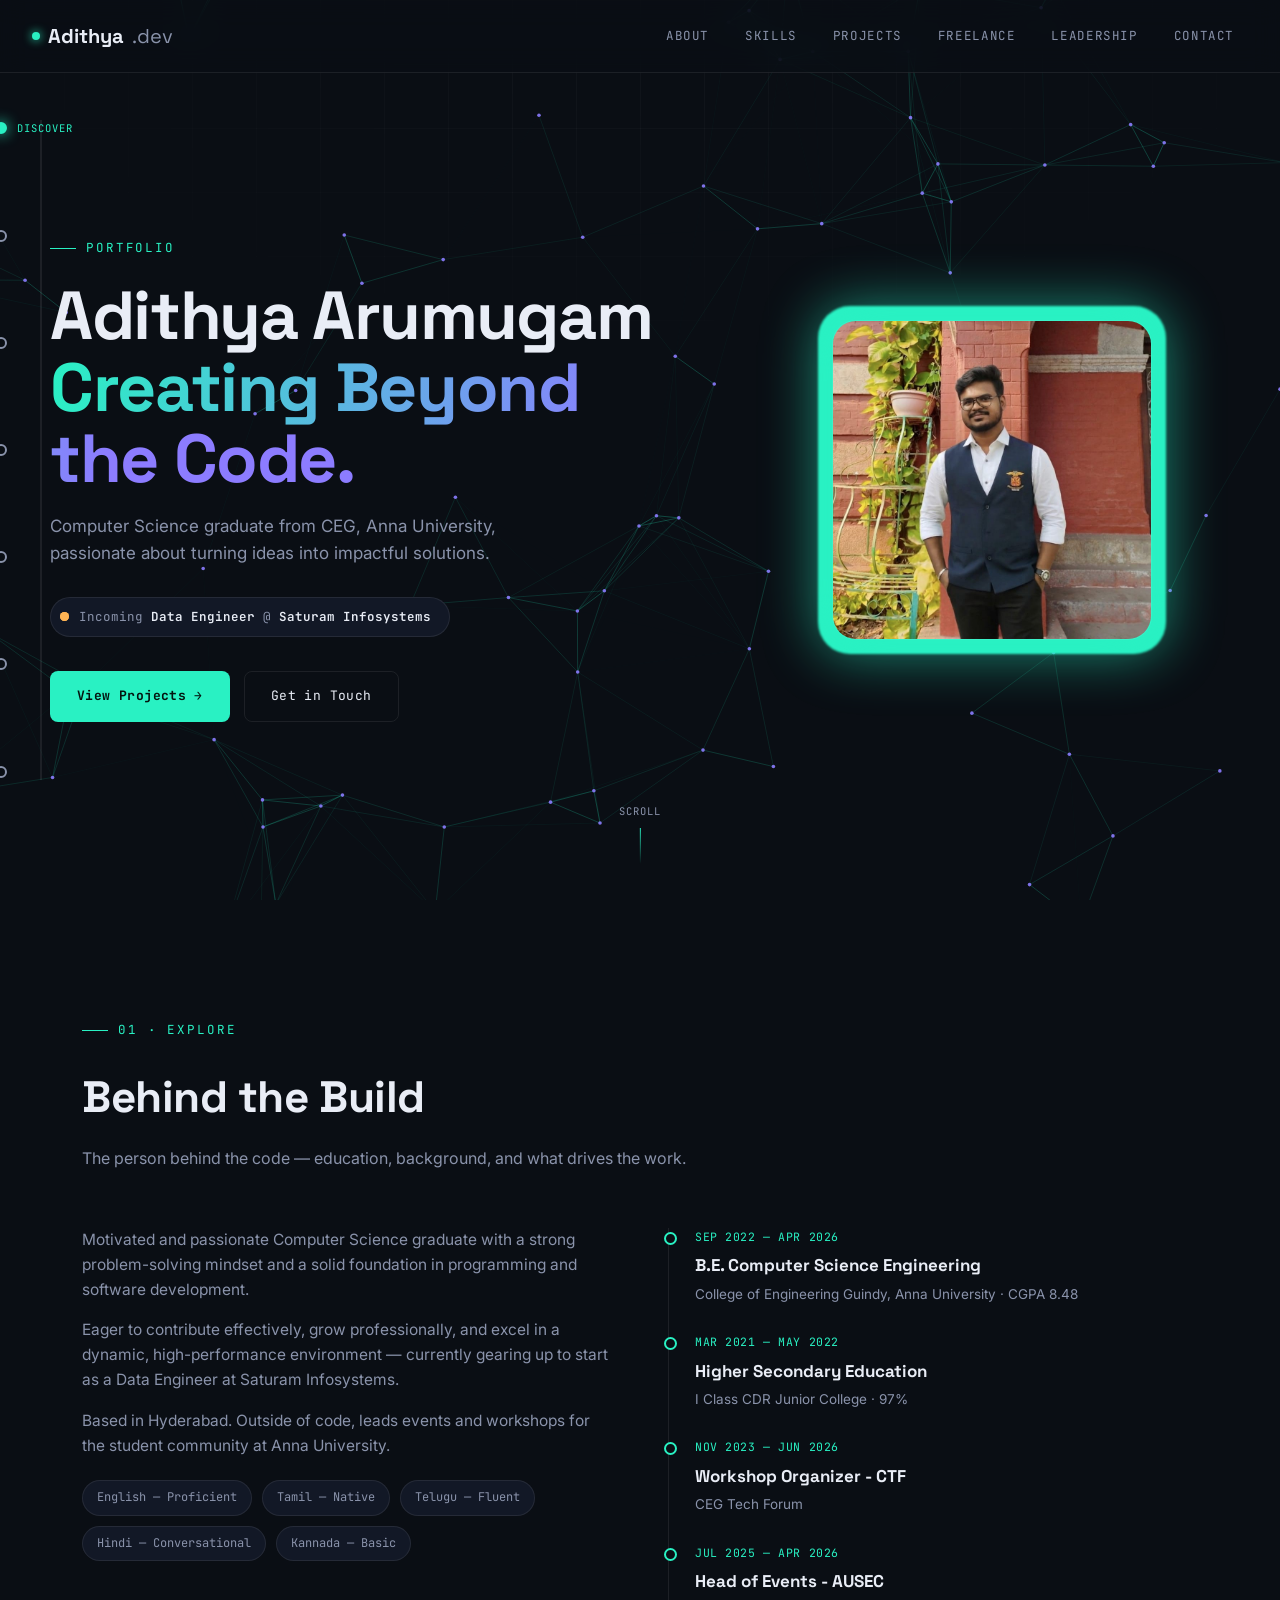
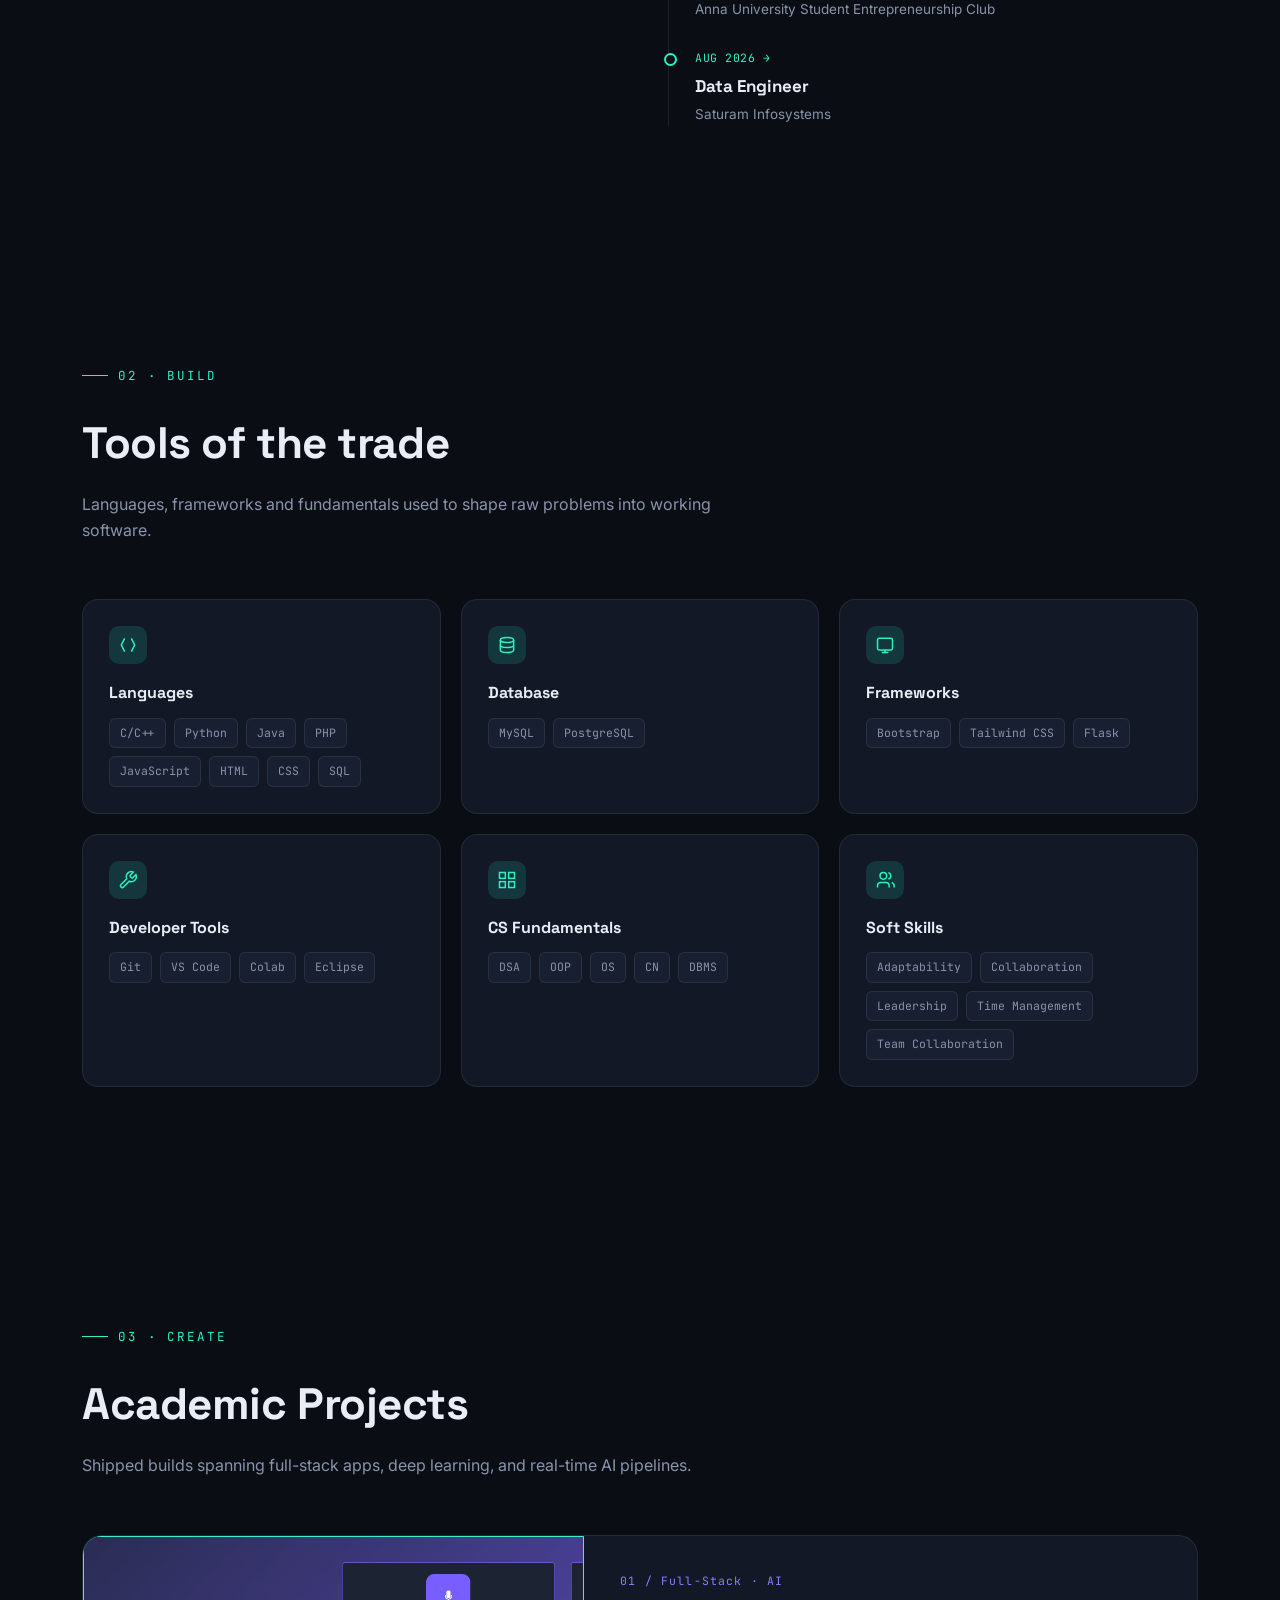
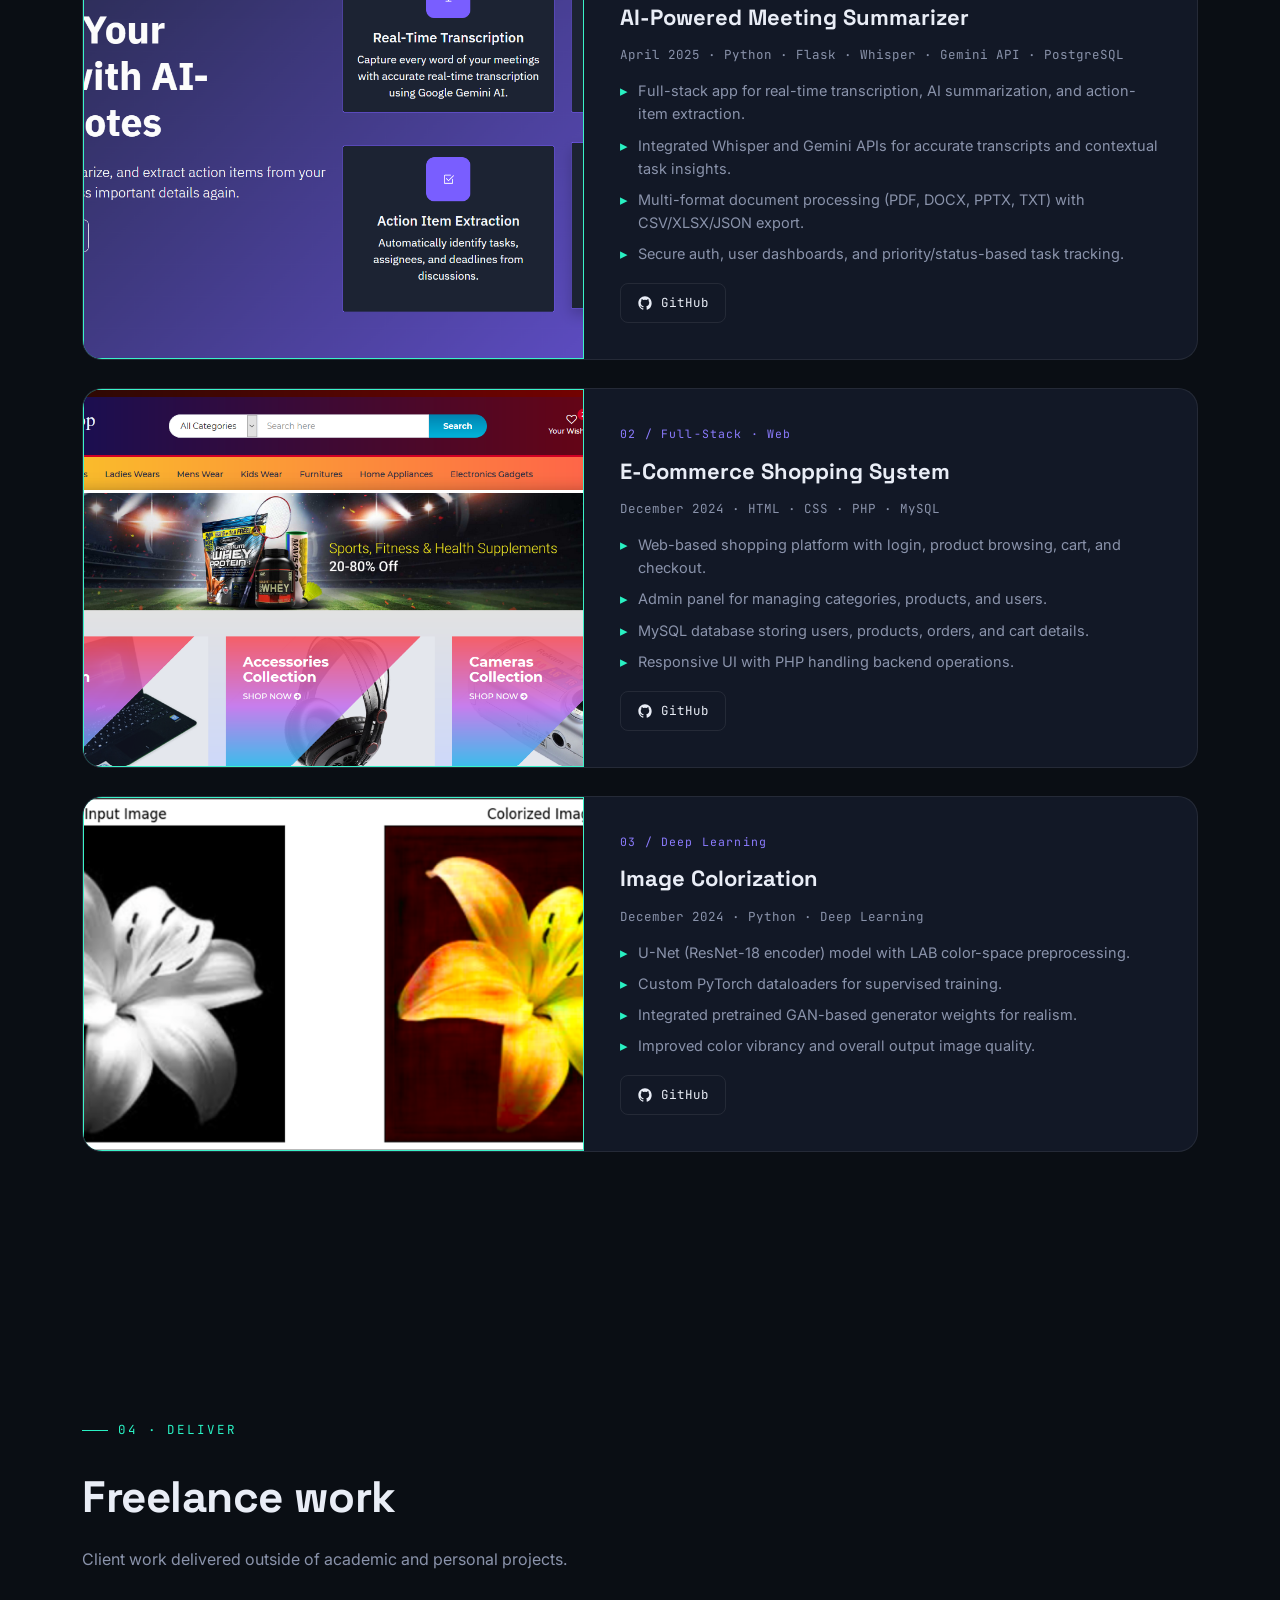
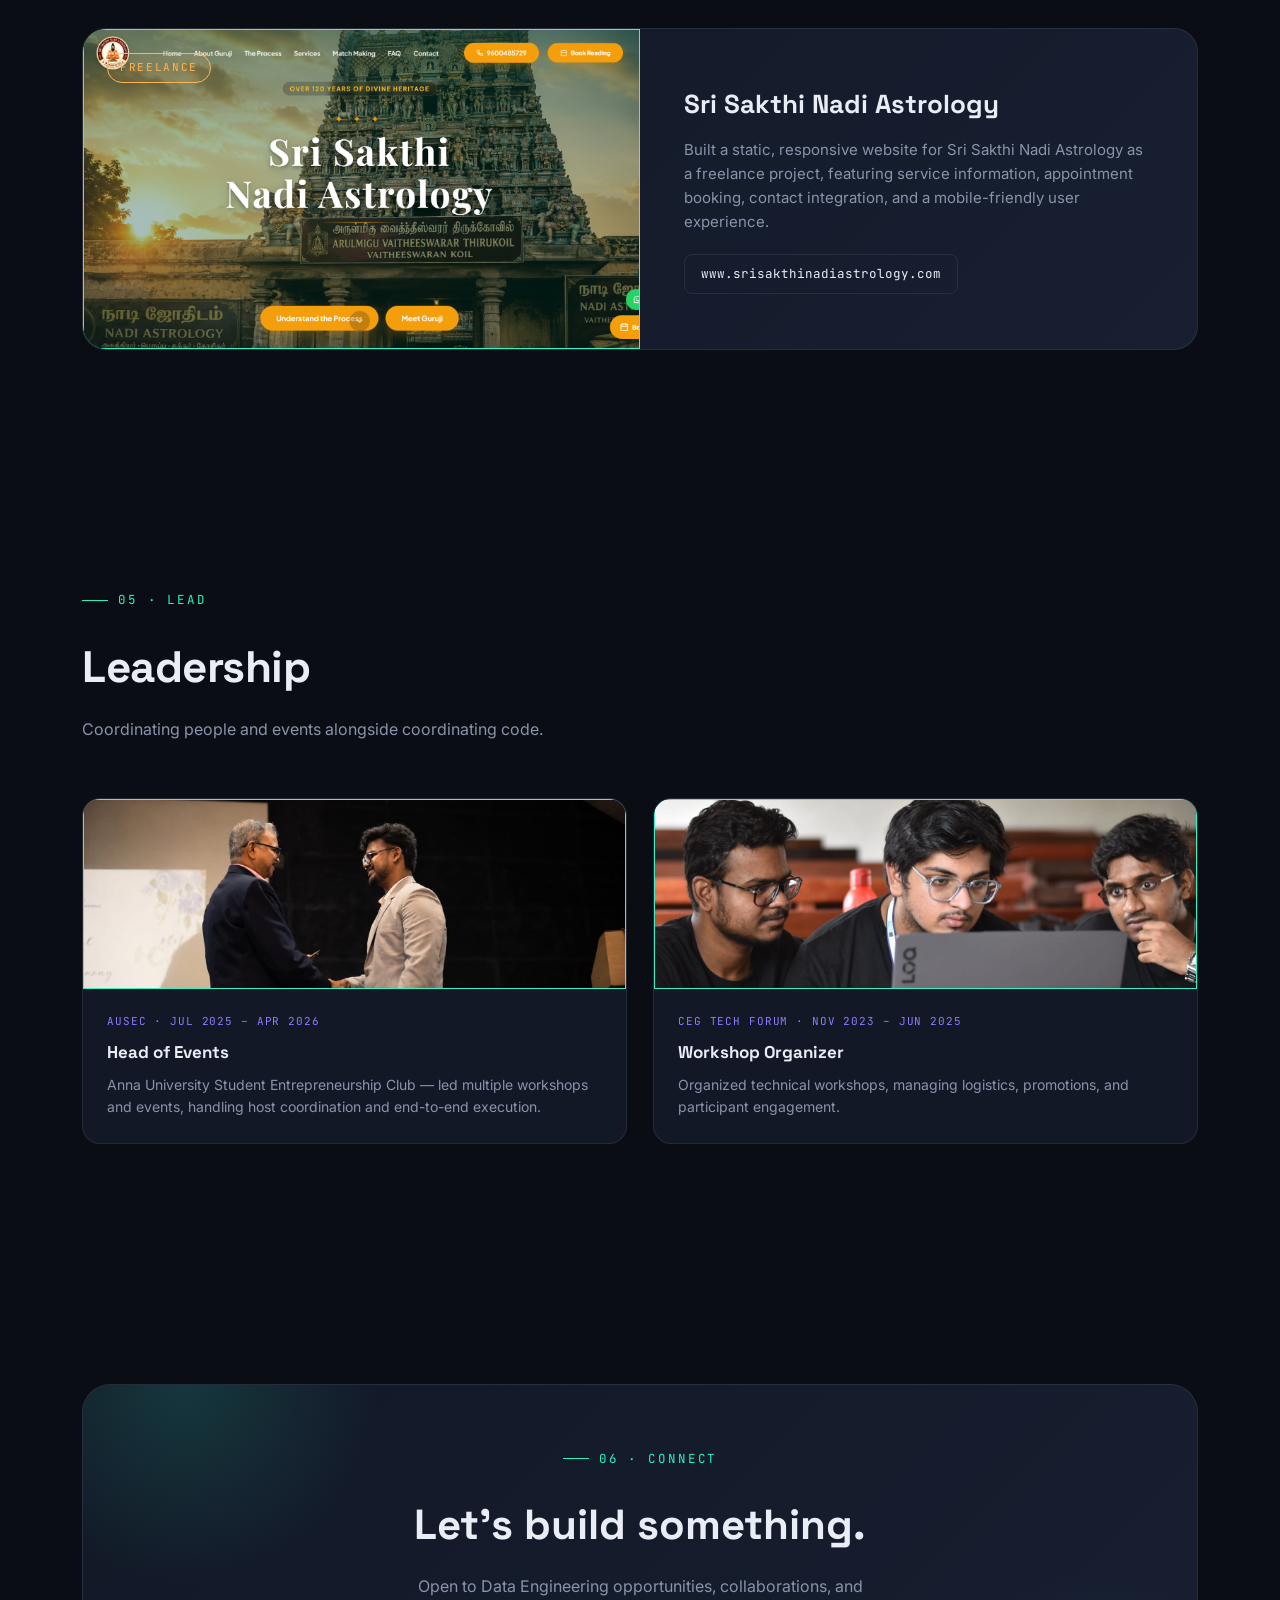
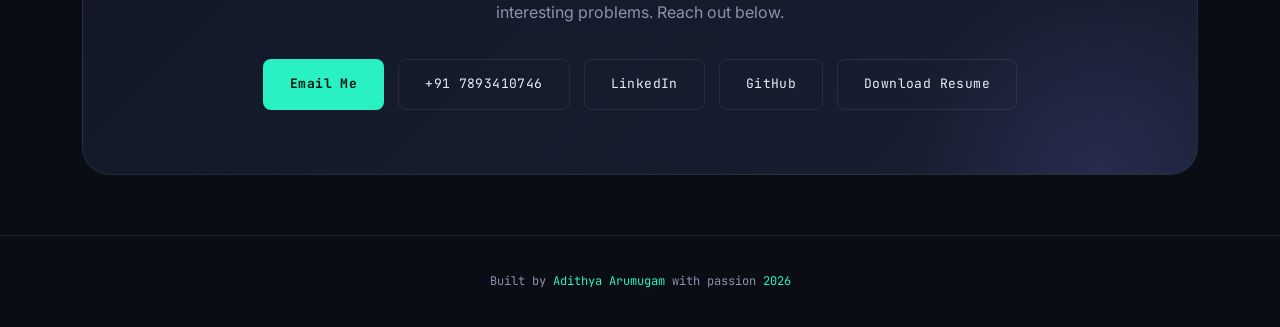
<file: index.html>
<!DOCTYPE html>
<html lang="en">
<head>
<meta charset="UTF-8">
<meta name="viewport" content="width=device-width, initial-scale=1.0">
<title>Adithya Arumugam</title>
  <link rel="icon" type="image/png" href="images/Al.png">
<link rel="preconnect" href="https://fonts.googleapis.com">
<link href="https://fonts.googleapis.com/css2?family=Space+Grotesk:wght@400;500;600;700&family=Inter:wght@400;500;600;700&family=JetBrains+Mono:wght@400;500;700&display=swap" rel="stylesheet">

<link rel="stylesheet" href="style.css">
</head>
<body>

<div class="bg-grid"></div>


<!-- NAV -->
<nav class="nav">
  <div class="logo"><span class="dot"></span>Adithya<span style="color:var(--text-dim);font-weight:400;">.dev</span></div>
  <div class="nav-links" id="navLinks">
    <a href="#about">About</a>
    <a href="#skills">Skills</a>
    <a href="#projects">Projects</a>
    <a href="#freelance">Freelance</a>
    <a href="#leadership">Leadership</a>
    <a href="#contact">Contact</a>
  </div>
  <button class="nav-toggle" id="navToggle" aria-label="Toggle menu"><span></span><span></span><span></span></button>
</nav>

<!-- PIPELINE RAIL -->
<div class="rail">
  <div class="rail-line"></div>
  <div class="rail-fill" id="railFill"></div>
  <div class="rail-stages" id="railStages">
    <div class="rail-stage" data-target="hero"><div class="node"></div><div class="label">Discover</div></div>
    <div class="rail-stage" data-target="about"><div class="node"></div><div class="label">Explore</div></div>
    <div class="rail-stage" data-target="skills"><div class="node"></div><div class="label">Build</div></div>
    <div class="rail-stage" data-target="projects"><div class="node"></div><div class="label">Create</div></div>
    <div class="rail-stage" data-target="freelance"><div class="node"></div><div class="label">Deliver</div></div>
    <div class="rail-stage" data-target="leadership"><div class="node"></div><div class="label">Lead</div></div>
    <div class="rail-stage" data-target="contact"><div class="node"></div><div class="label">Connect</div></div>
  </div>
</div>

<!-- HERO -->
<section class="hero" id="hero">
   <canvas id="netCanvas"></canvas>
  <canvas id="netCanvas"></canvas>
  <canvas id="netCanvas"></canvas> 
   <canvas id="netCanvas"></canvas>
  <canvas id="netCanvas"></canvas>
  <canvas id="netCanvas"></canvas> 
   <canvas id="netCanvas"></canvas>
  <canvas id="netCanvas"></canvas>
  <canvas id="netCanvas"></canvas> 

  <div class="hero-inner">
    <div>
      <div class="eyebrow">Portfolio </div>
      <h1>Adithya Arumugam<br><span class="grad">Creating Beyond the Code.</span></h1>
      <p class="lead">Computer Science graduate from CEG, Anna University, passionate about turning ideas into impactful solutions.</p>
      <div class="role-strip">
        <span class="pulse"></span>
        <span>Incoming <b>Data Engineer</b> @ <b>Saturam Infosystems</b></span>
      </div>
      <div class="cta-row">
        <a href="#projects" class="btn btn-primary">View Projects →</a>
        <a href="#contact" class="btn btn-ghost">Get in Touch</a>
      </div>
    </div>
    <div class="portrait-wrap">
      <div class="portrait-ring">
        <div class="img-frame hero-frame" data-label="images/CEG_Profile1.jpeg">
          <img src="images/CEG_Profile1.jpeg" alt="Adithya Arumugam" onerror="this.style.display='none';this.parentElement.classList.add('is-empty')">
          <div class="ph">
            <svg viewBox="0 0 24 24" fill="none" stroke-width="1.5" stroke-linecap="round" stroke-linejoin="round"><circle cx="12" cy="8" r="4"/><path d="M4 20c0-4.4 3.6-7 8-7s8 2.6 8 7"/></svg>
            <div class="mono" style="font-size:12px;color:var(--text-dim);">Add your photo</div>
            <small>images/profile.jpg</small>
          </div>
        </div>
      </div>
    </div>
  </div>
  <div class="scroll-cue"><span>SCROLL</span><span class="line"></span></div>
</section>

<!-- ABOUT -->
<section id="about">
  
  <div class="wrap">
    <div class="section-head reveal">
      <div class="eyebrow">01 · Explore</div>
      
      <h2>Behind the Build</h2>
      <p>The person behind the code — education, background, and what drives the work.</p>
    </div>
    <div class="about-grid">
      <div class="reveal">
        <p>Motivated and passionate Computer Science graduate with a strong problem-solving mindset and a solid foundation in programming and software development.</p>
        <p>Eager to contribute effectively, grow professionally, and excel in a dynamic, high-performance environment — currently gearing up to start as a Data Engineer at Saturam Infosystems.</p>
        <p>Based in Hyderabad. Outside of code, leads events and workshops for the student community at Anna University.</p>
        <div class="lang-chips">
          <span class="chip">English — Proficient</span>
          <span class="chip">Tamil — Native</span>
          <span class="chip">Telugu — Fluent</span>
          <span class="chip">Hindi — Conversational</span>
          <span class="chip">Kannada — Basic</span>
        </div>
      </div>
      <div class="timeline reveal">
        <div class="tl-item">
          <div class="tl-date">SEP 2022 — APR 2026</div>
          <h4>B.E. Computer Science Engineering</h4>
          <div class="tl-sub">College of Engineering Guindy, Anna University · CGPA 8.48</div>
        </div>
        <div class="tl-item">
          <div class="tl-date">MAR 2021 — MAY 2022</div>
          <h4>Higher Secondary Education</h4>
          <div class="tl-sub">I Class CDR Junior College · 97%</div>
        </div>
        <div class="tl-item">
          <div class="tl-date">NOV 2023 — JUN 2026</div>
          <h4>Workshop Organizer - CTF</h4>
          <div class="tl-sub">CEG Tech Forum</div>
        </div>
        <div class="tl-item">
          <div class="tl-date">JUL 2025 — APR 2026</div>
          <h4>Head of Events - AUSEC</h4>
          <div class="tl-sub">Anna University Student Entrepreneurship Club</div>
        </div>
        <div class="tl-item">
          <div class="tl-date">AUG 2026 →</div>
          <h4>Data Engineer</h4>
          <div class="tl-sub">Saturam Infosystems</div>
        </div>
      </div>
    </div>
  </div>
</section>

<!-- SKILLS -->
<section id="skills">
  <div class="wrap">
    <div class="section-head reveal">
      <div class="eyebrow">02 · Build</div>
      <h2>Tools of the trade</h2>
      <p>Languages, frameworks and fundamentals used to shape raw problems into working software.</p>
    </div>
    <div class="skills-grid">
      <div class="skill-card reveal">
        <div class="icon"><svg width="20" height="20" viewBox="0 0 24 24" fill="none" stroke="currentColor" stroke-width="1.8"><path d="M8 4L4 12l4 8M16 4l4 8-4 8"/></svg></div>
        <h4>Languages</h4>
        <div class="tag-row"><span class="tag">C/C++</span><span class="tag">Python</span><span class="tag">Java</span><span class="tag">PHP</span><span class="tag">JavaScript</span><span class="tag">HTML</span><span class="tag">CSS</span><span class="tag">SQL</span></div>
      </div>
      <div class="skill-card reveal">
        <div class="icon"><svg width="20" height="20" viewBox="0 0 24 24" fill="none" stroke="currentColor" stroke-width="1.8"><ellipse cx="12" cy="6" rx="8" ry="3"/><path d="M4 6v6c0 1.7 3.6 3 8 3s8-1.3 8-3V6M4 12v6c0 1.7 3.6 3 8 3s8-1.3 8-3v-6"/></svg></div>
        <h4>Database</h4>
        <div class="tag-row"><span class="tag">MySQL</span><span class="tag">PostgreSQL</span></div>
      </div>
      <div class="skill-card reveal">
        <div class="icon"><svg width="20" height="20" viewBox="0 0 24 24" fill="none" stroke="currentColor" stroke-width="1.8"><rect x="3" y="4" width="18" height="14" rx="2"/><path d="M8 21h8M12 18v3"/></svg></div>
        <h4>Frameworks</h4>
        <div class="tag-row"><span class="tag">Bootstrap</span><span class="tag">Tailwind CSS</span><span class="tag">Flask</span></div>
      </div>
      <div class="skill-card reveal">
        <div class="icon"><svg width="20" height="20" viewBox="0 0 24 24" fill="none" stroke="currentColor" stroke-width="1.8"><path d="M14.7 6.3a1 1 0 000 1.4l1.6 1.6a1 1 0 001.4 0l3.77-3.77a6 6 0 01-7.94 7.94l-6.91 6.91a2.12 2.12 0 01-3-3l6.91-6.91a6 6 0 017.94-7.94l-3.76 3.76z"/></svg></div>
        <h4>Developer Tools</h4>
        <div class="tag-row"><span class="tag">Git</span><span class="tag">VS Code</span><span class="tag">Colab</span><span class="tag">Eclipse</span></div>
      </div>
      <div class="skill-card reveal">
        <div class="icon"><svg width="20" height="20" viewBox="0 0 24 24" fill="none" stroke="currentColor" stroke-width="1.8"><rect x="3" y="3" width="7" height="7"/><rect x="14" y="3" width="7" height="7"/><rect x="3" y="14" width="7" height="7"/><rect x="14" y="14" width="7" height="7"/></svg></div>
        <h4>CS Fundamentals</h4>
        <div class="tag-row"><span class="tag">DSA</span><span class="tag">OOP</span><span class="tag">OS</span><span class="tag">CN</span><span class="tag">DBMS</span></div>
      </div>
      <div class="skill-card reveal">
        <div class="icon"><svg width="20" height="20" viewBox="0 0 24 24" fill="none" stroke="currentColor" stroke-width="1.8"><path d="M17 21v-2a4 4 0 00-4-4H7a4 4 0 00-4 4v2M10 11a4 4 0 100-8 4 4 0 000 8zM23 21v-2a4 4 0 00-3-3.87M16 3.13a4 4 0 010 7.75"/></svg></div>
        <h4>Soft Skills</h4>
        <div class="tag-row"><span class="tag">Adaptability</span><span class="tag">Collaboration</span><span class="tag">Leadership</span><span class="tag">Time Management</span><span class="tag">Team Collaboration</span></div>
      </div>
    </div>
  </div>
</section>

<!-- PROJECTS -->
<section id="projects">
  <div class="wrap">
    <div class="section-head reveal">
      <div class="eyebrow">03 · Create</div>
      <h2>Academic Projects</h2>
      <p>Shipped builds spanning full-stack apps, deep learning, and real-time AI pipelines.</p>
    </div>

    <div class="project-card reveal">
      <div class="p-img"><div class="img-frame" data-label="images/project-summarizer.jpg">
        <img src="images/meeting.png" alt="AI-Powered Meeting Summarizer" onerror="this.style.display='none';this.parentElement.classList.add('is-empty')">
        <div class="ph"><svg viewBox="0 0 24 24" fill="none" stroke-width="1.5" stroke-linecap="round" stroke-linejoin="round"><rect x="3" y="3" width="18" height="18" rx="2"/><path d="M8 12h8M8 16h5M8 8h3"/></svg><div class="mono" style="font-size:12px;color:var(--text-dim);">Project image</div><small>images/project-summarizer.jpg</small></div>
      </div></div>
      <div class="p-body">
        <div class="p-index">01 / Full-Stack · AI</div>
        <h3>AI-Powered Meeting Summarizer</h3>
        <div class="p-date">April 2025 · Python · Flask · Whisper · Gemini API · PostgreSQL</div>
        <ul>
          <li>Full-stack app for real-time transcription, AI summarization, and action-item extraction.</li>
          <li>Integrated Whisper and Gemini APIs for accurate transcripts and contextual task insights.</li>
          <li>Multi-format document processing (PDF, DOCX, PPTX, TXT) with CSV/XLSX/JSON export.</li>
          <li>Secure auth, user dashboards, and priority/status-based task tracking.</li>
        </ul>
        <div class="p-links"><a href="https://github.com/adithya2004b/RealtimeIntelligence.git" target="_blank"   class="gh-link"><svg width="16" height="16" viewBox="0 0 24 24" fill="currentColor"><path d="M12 2C6.48 2 2 6.58 2 12.25c0 4.53 2.87 8.37 6.84 9.73.5.1.68-.22.68-.49 0-.24-.01-.87-.01-1.71-2.78.62-3.37-1.37-3.37-1.37-.45-1.18-1.11-1.49-1.11-1.49-.91-.64.07-.63.07-.63 1 .07 1.53 1.06 1.53 1.06.89 1.56 2.34 1.11 2.91.85.09-.66.35-1.11.63-1.37-2.22-.26-4.56-1.14-4.56-5.06 0-1.12.39-2.03 1.03-2.75-.1-.26-.45-1.31.1-2.72 0 0 .84-.28 2.75 1.05a9.29 9.29 0 015 0c1.91-1.33 2.75-1.05 2.75-1.05.55 1.41.2 2.46.1 2.72.64.72 1.03 1.63 1.03 2.75 0 3.93-2.34 4.79-4.57 5.05.36.32.68.94.68 1.9 0 1.37-.01 2.47-.01 2.81 0 .27.18.6.69.49A10.26 10.26 0 0022 12.25C22 6.58 17.52 2 12 2z"/></svg> GitHub</a></div>
      </div>
    </div>

    <div class="project-card reveal">
      <div class="p-img"><div class="img-frame" data-label="images/project-ecommerce.jpg">
        <img src="images/ecommerce.png" alt="E-Commerce Shopping System" onerror="this.style.display='none';this.parentElement.classList.add('is-empty')">
        <div class="ph"><svg viewBox="0 0 24 24" fill="none" stroke-width="1.5" stroke-linecap="round" stroke-linejoin="round"><circle cx="9" cy="21" r="1"/><circle cx="20" cy="21" r="1"/><path d="M1 1h4l2.7 13.4a2 2 0 002 1.6h9.7a2 2 0 002-1.6L23 6H6"/></svg><div class="mono" style="font-size:12px;color:var(--text-dim);">Project image</div><small>images/project-ecommerce.jpg</small></div>
      </div></div>
      <div class="p-body">
        <div class="p-index">02 / Full-Stack · Web</div>
        <h3>E-Commerce Shopping System</h3>
        <div class="p-date">December 2024 · HTML · CSS · PHP · MySQL</div>
        <ul>
          <li>Web-based shopping platform with login, product browsing, cart, and checkout.</li>
          <li>Admin panel for managing categories, products, and users.</li>
          <li>MySQL database storing users, products, orders, and cart details.</li>
          <li>Responsive UI with PHP handling backend operations.</li>
        </ul>
        <div class="p-links"><a href="https://github.com/adithya2004b/ECommerce.git" target="_blank" class="gh-link"><svg width="16" height="16" viewBox="0 0 24 24" fill="currentColor"><path d="M12 2C6.48 2 2 6.58 2 12.25c0 4.53 2.87 8.37 6.84 9.73.5.1.68-.22.68-.49 0-.24-.01-.87-.01-1.71-2.78.62-3.37-1.37-3.37-1.37-.45-1.18-1.11-1.49-1.11-1.49-.91-.64.07-.63.07-.63 1 .07 1.53 1.06 1.53 1.06.89 1.56 2.34 1.11 2.91.85.09-.66.35-1.11.63-1.37-2.22-.26-4.56-1.14-4.56-5.06 0-1.12.39-2.03 1.03-2.75-.1-.26-.45-1.31.1-2.72 0 0 .84-.28 2.75 1.05a9.29 9.29 0 015 0c1.91-1.33 2.75-1.05 2.75-1.05.55 1.41.2 2.46.1 2.72.64.72 1.03 1.63 1.03 2.75 0 3.93-2.34 4.79-4.57 5.05.36.32.68.94.68 1.9 0 1.37-.01 2.47-.01 2.81 0 .27.18.6.69.49A10.26 10.26 0 0022 12.25C22 6.58 17.52 2 12 2z"/></svg> GitHub</a></div>
      </div>
    </div>

    <div class="project-card reveal">
      <div class="p-img"><div class="img-frame" data-label="images/project-colorization.jpg">
        <img src="images/image_color.png" alt="Image Colorization" onerror="this.style.display='none';this.parentElement.classList.add('is-empty')">
        <div class="ph"><svg viewBox="0 0 24 24" fill="none" stroke-width="1.5" stroke-linecap="round" stroke-linejoin="round"><circle cx="12" cy="12" r="9"/><path d="M12 3a9 9 0 000 18c1.5 0 2-1 2-2s-.5-1.5-.5-2.5c0-1 .8-1.5 2-1.5h1.5A3 3 0 0020 11.5C20 6.8 16.4 3 12 3z"/></svg><div class="mono" style="font-size:12px;color:var(--text-dim);">Project image</div><small>images/project-colorization.jpg</small></div>
      </div></div>
      <div class="p-body">
        <div class="p-index">03 / Deep Learning</div>
        <h3>Image Colorization</h3>
        <div class="p-date">December 2024 · Python · Deep Learning</div>
        <ul>
          <li>U-Net (ResNet-18 encoder) model with LAB color-space preprocessing.</li>
          <li>Custom PyTorch dataloaders for supervised training.</li>
          <li>Integrated pretrained GAN-based generator weights for realism.</li>
          <li>Improved color vibrancy and overall output image quality.</li>
        </ul>
        <div class="p-links"><a href="https://github.com/adithya2004b/Image-Colorization.git" target="_blank"  class="gh-link"><svg width="16" height="16" viewBox="0 0 24 24" fill="currentColor"><path d="M12 2C6.48 2 2 6.58 2 12.25c0 4.53 2.87 8.37 6.84 9.73.5.1.68-.22.68-.49 0-.24-.01-.87-.01-1.71-2.78.62-3.37-1.37-3.37-1.37-.45-1.18-1.11-1.49-1.11-1.49-.91-.64.07-.63.07-.63 1 .07 1.53 1.06 1.53 1.06.89 1.56 2.34 1.11 2.91.85.09-.66.35-1.11.63-1.37-2.22-.26-4.56-1.14-4.56-5.06 0-1.12.39-2.03 1.03-2.75-.1-.26-.45-1.31.1-2.72 0 0 .84-.28 2.75 1.05a9.29 9.29 0 015 0c1.91-1.33 2.75-1.05 2.75-1.05.55 1.41.2 2.46.1 2.72.64.72 1.03 1.63 1.03 2.75 0 3.93-2.34 4.79-4.57 5.05.36.32.68.94.68 1.9 0 1.37-.01 2.47-.01 2.81 0 .27.18.6.69.49A10.26 10.26 0 0022 12.25C22 6.58 17.52 2 12 2z"/></svg> GitHub</a></div>
      </div>
    </div>
  </div>
</section>

<!-- FREELANCE -->
<section id="freelance">
  <div class="wrap">
    <div class="section-head reveal">
      <div class="eyebrow">04 · Deliver</div>
      <h2>Freelance work</h2>
      <p>Client work delivered outside of academic and personal projects.</p>
    </div>
    <div class="freelance-card reveal">
      <div class="f-img"><div class="img-frame" data-label="images/freelance-project.jpg">
        <img src="images/srisakthi.png" alt="Freelance project" onerror="this.style.display='none';this.parentElement.classList.add('is-empty')">
        <div class="ph"><svg viewBox="0 0 24 24" fill="none" stroke-width="1.5" stroke-linecap="round" stroke-linejoin="round"><path d="M12 2l2.4 7.4H22l-6 4.4 2.3 7.2-6.3-4.6L5.7 21l2.3-7.2-6-4.4h7.6z"/></svg><div class="mono" style="font-size:12px;color:var(--text-dim);">Freelance image</div><small>images/freelance-project.jpg</small></div>
      </div></div>
      <div class="f-body">
        <h3>Sri Sakthi Nadi Astrology</h3>
        <p>Built a static, responsive website for Sri Sakthi Nadi Astrology as a freelance project, featuring service information, appointment booking, contact integration, and a mobile-friendly user experience.</p>
        <div class="p-links"><a href="https://srisakthinadiastrology.com"  target="_blank" rel="noopener noreferrer" class="gh-link" >www.srisakthinadiastrology.com</a></div>
      </div>
    </div>
  </div>
</section>

<!-- LEADERSHIP -->
<section id="leadership">
  <div class="wrap">
    <div class="section-head reveal">
      <div class="eyebrow">05 · Lead</div>
      <h2>Leadership</h2>
      <p>Coordinating people and events alongside coordinating code.</p>
    </div>
    <div class="lead-grid">
      <div class="lead-card reveal">
        <div class="l-img"><div class="img-frame" data-label="images/leadership-events.jpg">
          <img src="images/ausec.jpeg" alt="Head of Events" onerror="this.style.display='none';this.parentElement.classList.add('is-empty')">
          <div class="ph"><svg viewBox="0 0 24 24" fill="none" stroke-width="1.5" stroke-linecap="round" stroke-linejoin="round"><path d="M17 21v-2a4 4 0 00-4-4H7a4 4 0 00-4 4v2M10 11a4 4 0 100-8 4 4 0 000 8z"/></svg><small>images/leadership-events.jpg</small></div>
        </div></div>
        <div class="l-body">
          <div class="l-org">AUSEC · Jul 2025 – Apr 2026</div>
          <h4>Head of Events</h4>
          <p>Anna University Student Entrepreneurship Club — led multiple workshops and events, handling host coordination and end-to-end execution.</p>
        </div>
      </div>
      <div class="lead-card reveal">
        <div class="l-img"><div class="img-frame" data-label="images/leadership-workshop.jpg">
          <img src="images/ctf.jpeg" alt="Workshop Organizer" onerror="this.style.display='none';this.parentElement.classList.add('is-empty')">
          <div class="ph"><svg viewBox="0 0 24 24" fill="none" stroke-width="1.5" stroke-linecap="round" stroke-linejoin="round"><rect x="3" y="4" width="18" height="14" rx="2"/><path d="M8 21h8M12 18v3"/></svg><small>images/leadership-workshop.jpg</small></div>
        </div></div>
        <div class="l-body">
          <div class="l-org">CEG Tech Forum · Nov 2023 – Jun 2025</div>
          <h4>Workshop Organizer</h4>
          <p>Organized technical workshops, managing logistics, promotions, and participant engagement.</p>
        </div>
      </div>
    </div>
  </div>
</section>

<!-- CONTACT -->
<section id="contact" class="contact-section">
  <div class="wrap">
    <div class="contact-panel reveal">
      <div class="eyebrow" style="justify-content:center;">06 · Connect</div>
      <h2>Let's build something.</h2>
      <p>Open to Data Engineering opportunities, collaborations, and interesting problems. Reach out below.</p>
      <div class="contact-links">
        <a href="mailto:adithya2004b@gmail.com" class="btn btn-primary">Email Me</a>
        <a href="tel:+917893410746" class="btn btn-ghost">+91 7893410746</a>
        <a href="https://www.linkedin.com/in/adithya-arumugam3572" class="btn btn-ghost" target="_blank" rel="noopener noreferrer">LinkedIn</a>
        <a href="https://github.com/adithya2004b" class="btn btn-ghost" target="_blank" rel="noopener noreferrer">GitHub</a>
        <a href="images/Adithya.pdf" class="btn btn-ghost" download>Download Resume</a>
      </div>
    </div>
  </div>
</section>

<footer>
  Built by <span>Adithya Arumugam </span> with passion <span id="year"></span>
</footer>

<script src="script.js"></script>
</body>

</html>
</file>
<file: style.css>
:root{
  --bg:#0a0e14;
  --bg-alt:#0d1219;
  --surface:#121826;
  --surface-2:#171f31;
  --line:rgba(255,255,255,.08);
  --text:#e9edf6;
  --text-dim:#8a93ab;
  --cyan:#29f1c3;
  --violet:#8c7cff;
  --amber:#ffb454;
  --cyan-soft:rgba(41,241,195,.14);
  --violet-soft:rgba(140,124,255,.14);
}
*{margin:0;padding:0;box-sizing:border-box;}
html{scroll-behavior:smooth;}
body{
  background:var(--bg);
  color:var(--text);
  font-family:'Inter',sans-serif;
  overflow-x:hidden;
  line-height:1.6;
}
::selection{background:var(--cyan);color:#04110d;}
h1,h2,h3,h4{font-family:'Space Grotesk',sans-serif;}
.mono{font-family:'JetBrains Mono',monospace;}
a{color:inherit;text-decoration:none;}
img{max-width:100%;display:block;}
.wrap{max-width:1180px;margin:0 auto;padding:0 32px;}
::-webkit-scrollbar{width:10px;}
::-webkit-scrollbar-track{background:var(--bg);}
::-webkit-scrollbar-thumb{background:var(--surface-2);border-radius:10px;}

/* ===== BACKDROP GRID ===== */
.bg-grid{
  position:fixed;inset:0;z-index:0;pointer-events:none;
  background-image:
    linear-gradient(var(--line) 1px, transparent 1px),
    linear-gradient(90deg, var(--line) 1px, transparent 1px);
  background-size:64px 64px;
  opacity:.35;
  mask-image:radial-gradient(ellipse 80% 60% at 50% 0%, black 20%, transparent 75%);
}
/* =========================================================
   GLOBAL ROTATING 3D CUBE
   ========================================================= */

.global-cube {
  position: fixed;
  top: 105px;
  left: 105px;
  width: 110px;
  height: 110px;
  z-index: 1;
  pointer-events: none;
  perspective: 900px;
  opacity: .65;
}

/* soft glow behind cube */
.global-cube::before {
  content: '';
  position: absolute;
  inset: -45px;
  border-radius: 50%;
  background:
    radial-gradient(
      circle,
      rgba(41,241,195,.16),
      rgba(140,124,255,.08) 40%,
      transparent 72%
    );
  filter: blur(12px);
}

/* cube itself */
.cube {
  position: relative;
  width: 100%;
  height: 100%;
  transform-style: preserve-3d;
  animation: globalCubeRotate 14s linear infinite;
}

/* faces */
.cube-face {
  position: absolute;
  width: 110px;
  height: 110px;

  border: 1px solid rgba(41,241,195,.45);

  background:
    linear-gradient(
      135deg,
      rgba(41,241,195,.08),
      rgba(140,124,255,.05)
    );

  box-shadow:
    inset 0 0 20px rgba(41,241,195,.05),
    0 0 18px rgba(41,241,195,.08);

  backdrop-filter: blur(2px);
}
.cube-face::before,
.cube-face::after {
  content: '';
  position: absolute;
  background: var(--cyan);
  opacity: .45;
}

/* horizontal circuit line */
.cube-face::before {
  width: 55%;
  height: 1px;
  left: 22%;
  top: 50%;
  box-shadow:
    0 -18px 0 rgba(140,124,255,.35),
    0 18px 0 rgba(41,241,195,.25);
}

/* vertical circuit line */
.cube-face::after {
  width: 1px;
  height: 55%;
  left: 50%;
  top: 22%;
  box-shadow:
    -18px 0 0 rgba(140,124,255,.25),
    18px 0 0 rgba(41,241,195,.2);
}

/* cube geometry */
.front {
  transform: translateZ(55px);
}

.back {
  transform: rotateY(180deg) translateZ(55px);
}

.right {
  transform: rotateY(90deg) translateZ(55px);
}

.left {
  transform: rotateY(-90deg) translateZ(55px);
}

.top {
  transform: rotateX(90deg) translateZ(55px);
}

.bottom {
  transform: rotateX(-90deg) translateZ(55px);
}

/* rotation */
@keyframes globalCubeRotate {

  0% {
    transform:
      rotateX(-18deg)
      rotateY(0deg)
      rotateZ(0deg);
  }

  25% {
    transform:
      rotateX(18deg)
      rotateY(90deg)
      rotateZ(8deg);
  }

  50% {
    transform:
      rotateX(-12deg)
      rotateY(180deg)
      rotateZ(-6deg);
  }

  75% {
    transform:
      rotateX(20deg)
      rotateY(270deg)
      rotateZ(8deg);
  }

  100% {
    transform:
      rotateX(-18deg)
      rotateY(360deg)
      rotateZ(0deg);
  }
}

/* ===== NAV ===== */
.nav{
  position:fixed;top:0;left:0;right:0;z-index:100;
  display:flex;align-items:center;justify-content:space-between;
  padding:18px 32px;
  background:rgba(10,14,20,.65);
  backdrop-filter:blur(14px);
  border-bottom:1px solid var(--line);
}
.logo{
  font-family:'Space Grotesk',sans-serif;font-weight:700;font-size:20px;
  display:flex;align-items:center;gap:8px;
}
.logo .dot{width:8px;height:8px;border-radius:50%;background:var(--cyan);box-shadow:0 0 10px var(--cyan);}
.nav-links{display:flex;gap:8px;align-items:center;}
.nav-links a{
  font-family:'JetBrains Mono',monospace;font-size:12.5px;letter-spacing:.05em;
  color:var(--text-dim);padding:8px 14px;border-radius:6px;transition:.25s;
  text-transform:uppercase;
}
.nav-links a:hover{color:var(--cyan);background:var(--cyan-soft);}
.nav-links a.active{color:var(--cyan);}
.nav-toggle{display:none;flex-direction:column;gap:5px;cursor:pointer;background:none;border:none;z-index:110;}
.nav-toggle span{width:24px;height:2px;background:var(--text);transition:.3s;}

/* ===== PIPELINE RAIL (signature element) ===== */
.rail{
  position:fixed;left:40px;top:0;bottom:0;width:2px;z-index:50;
  display:flex;flex-direction:column;align-items:center;
  pointer-events:none;
}
.rail-line{
  position:absolute;top:120px;bottom:120px;left:0;width:2px;
  background:linear-gradient(var(--line), var(--line));
}
.rail-fill{
  position:absolute;top:120px;left:0;width:2px;height:0;
  background:linear-gradient(var(--cyan), var(--violet));
  box-shadow:0 0 12px var(--cyan);
  transition:height .15s linear;
}
.rail-stages{
  position:relative;flex:1;display:flex;flex-direction:column;
  justify-content:space-between;padding:120px 0;height:100%;
}
.rail-stage{
  position:relative;display:flex;align-items:center;gap:10px;
  transform:translateX(-7px);
}
.rail-stage .node{
  width:12px;height:12px;border-radius:50%;background:var(--bg);
  border:2px solid var(--text-dim);transition:.3s;
}
.rail-stage.on .node{
  border-color:var(--cyan);background:var(--cyan);
  box-shadow:0 0 14px var(--cyan);
}
.rail-stage .label{
  font-family:'JetBrains Mono',monospace;font-size:10.5px;letter-spacing:.1em;
  color:var(--text-dim);white-space:nowrap;opacity:0;transform:translateX(-6px);
  transition:.3s;text-transform:uppercase;
}
.rail-stage.on .label{color:var(--cyan);opacity:1;transform:translateX(0);}
@media(max-width:1000px){.rail{display:none;}}

/* ===== HERO ===== */
.hero{
  min-height:100vh;position:relative;display:flex;align-items:center;
  padding:140px 32px 80px;overflow:hidden;
}
#netCanvas {
  position:absolute;
  inset:-10%;
  width:120%;
  height:120%;
  z-index:0;
  opacity:5;
  transform:scale(1);
}
.hero-inner{
  position:relative;z-index:2;max-width:1180px;margin:0 auto;
  display:grid;grid-template-columns:1.15fr .85fr;gap:60px;align-items:center;
}
.eyebrow{
  font-family:'JetBrains Mono',monospace;font-size:12.5px;color:var(--cyan);
  letter-spacing:.15em;text-transform:uppercase;display:flex;align-items:center;gap:10px;
  margin-bottom:22px;
}
.eyebrow::before{content:'';width:26px;height:1px;background:var(--cyan);}
.hero h1{
  font-size:clamp(40px,6vw,68px);font-weight:700;line-height:1.05;letter-spacing:-.02em;
  margin-bottom:18px;
}
.hero h1 .grad{
  background:linear-gradient(100deg,var(--cyan),var(--violet) 70%);
  -webkit-background-clip:text;background-clip:text;color:transparent;
}
.hero p.lead{color:var(--text-dim);font-size:17px;max-width:520px;margin-bottom:30px;}
.role-strip{
  display:inline-flex;align-items:center;gap:10px;
  background:var(--surface);border:1px solid var(--line);border-radius:40px;
  padding:9px 18px 9px 9px;margin-bottom:34px;
}
.role-strip .pulse{
  width:9px;height:9px;border-radius:50%;background:var(--amber);position:relative;
}
.role-strip .pulse::after{
  content:'';position:absolute;inset:0;border-radius:50%;background:var(--amber);
  animation:pulseRing 1.8s ease-out infinite;
}
@keyframes pulseRing{0%{transform:scale(1);opacity:.7;}100%{transform:scale(3);opacity:0;}}
.role-strip span{font-family:'JetBrains Mono',monospace;font-size:12.5px;color:var(--text-dim);}
.role-strip b{color:var(--text);font-weight:600;}
.cta-row{display:flex;gap:14px;flex-wrap:wrap;}
.btn{
  font-family:'JetBrains Mono',monospace;font-size:13px;letter-spacing:.03em;
  padding:14px 26px;border-radius:8px;cursor:pointer;transition:.25s;
  display:inline-flex;align-items:center;gap:8px;border:1px solid transparent;
}
.btn-primary{background:var(--cyan);color:#04140f;font-weight:700;}
.btn-primary:hover{transform:translateY(-2px);box-shadow:0 10px 30px -8px var(--cyan);}
.btn-ghost{border-color:var(--line);color:var(--text);}
.btn-ghost:hover{border-color:var(--cyan);color:var(--cyan);transform:translateY(-2px);}

/* profile portrait */
.portrait-wrap{position:relative;display:flex;justify-content:center;align-items:center;}
.portrait-ring{
  position:relative;width:320px;height:320px;
}
.portrait-ring::before{
  content:'';position:absolute;inset:-14px;border-radius:32px;
    background: var(--cyan);
  animation:spin 8s linear infinite;filter:blur(1px);
}
.portrait-ring::after{
  content:'';position:absolute;inset:-14px;border-radius:32px;
    background: var(--cyan);
  animation:spin 8s linear infinite;filter:blur(28px);opacity:.55;
}

@keyframes spin{to{transform:rotate(360deg);}}
.img-frame{
  position:relative;width:320px;height:320px;border-radius:24px;overflow:hidden;
  background: var(--cyan);
  border:1px solid var(--line);z-index:1;
  display:flex;align-items:center;justify-content:center;text-align:center;
}
.img-frame img{position:absolute;inset:0;width:100%;height:100%;object-fit:cover;z-index:2;}
.img-frame .ph{
  position:relative;z-index:1;padding:24px;
}
.img-frame .ph svg{width:44px;height:44px;stroke:var(--text-dim);margin-bottom:10px;}
.img-frame .ph small{
  display:block;font-family:'JetBrains Mono',monospace;font-size:10.5px;color:var(--text-dim);
  margin-top:6px;line-height:1.5;word-break:break-all;
}
.img-frame.hero-frame{width:320px;height:320px;border-radius:24px;}
.scroll-cue{
  position:absolute;bottom:36px;left:50%;transform:translateX(-50%);z-index:2;
  display:flex;flex-direction:column;align-items:center;gap:8px;color:var(--text-dim);
  font-family:'JetBrains Mono',monospace;font-size:10.5px;letter-spacing:.1em;
}
.scroll-cue .line{width:1px;height:36px;background:linear-gradient(var(--cyan),transparent);animation:scrollLine 1.8s ease infinite;}
@keyframes scrollLine{0%{opacity:0;transform:scaleY(0);transform-origin:top;}40%{opacity:1;transform:scaleY(1);transform-origin:top;}100%{opacity:0;transform:scaleY(1);transform-origin:bottom;}}
/* ===== HERO MOBILE RESPONSIVE ===== */
@media (max-width: 700px) {

  /* Hero section */
  .hero {
    min-height: 100svh;
    padding: 110px 20px 60px;
    overflow: hidden;
  }

  /* Network background */
  #netCanvas {
    inset: -5%;
    width: 110%;
    height: 110%;
    opacity: .35;
    transform: scale(1);
  }

  /* Hero layout */
  .hero-inner {
    grid-template-columns: 1fr;
    gap: 32px;
    width: 100%;
    text-align: center;
  }

  /* Profile image */
  .portrait-wrap {
    order: -1;
  }

  .portrait-ring {
    width: 180px;
    height: 180px;
    /* background: var(--cyan); */
  }

  /* .portrait-ring::before,
  .portrait-ring::after {
    inset: -9px;
    border-radius: 24px;
    background: var(--cyan);
  } */

   .portrait-ring::before {
    inset: -9px;
    border-radius: 24px;
    background: var(--cyan);
    filter: blur(1px);
  }

  .portrait-ring::after {
    inset: -9px;
    border-radius: 24px;
    background: var(--cyan);
    filter: blur(18px);
    opacity: .45;
  }
  

  .img-frame,
  .img-frame.hero-frame {
    width: 180px;
    height: 180px;
    border-radius: 24px;
    
  }

  /* Eyebrow / Portfolio */
  .eyebrow {
    /* font-size: 10px;
    letter-spacing: .12em;
    justify-content: center;
    margin-bottom: 13px; */
    display: none;
  }

  /* .eyebrow::before {
    width: 18px;
  } */

  /* Name */
  .hero h1 {
    font-size: clamp(30px, 9vw, 40px);
    line-height: 1.08;
    margin-bottom: 14px;
  }

  /* Gradient tagline */
  .hero h1 .grad {
    font-size: .82em;
    display: inline-block;
    line-height: 1.15;
  }

  /* Description */
  .hero p.lead {
    font-size: 14px;
    line-height: 1.55;
    max-width: 340px;
    margin: 0 auto 22px;
  }

  /* Current role */
  .role-strip {
    padding: 7px 12px 7px 8px;
    gap: 8px;
    margin-bottom: 24px;
    max-width: 100%;
  }

  .role-strip .pulse {
    width: 7px;
    height: 7px;
    flex-shrink: 0;
  }

  .role-strip span {
    font-size: 10px;
    line-height: 1.4;
  }

  /* Buttons */
  .cta-row {
    justify-content: center;
    gap: 10px;
  }

  .btn {
    font-size: 11px;
    padding: 11px 18px;
  }

  /* Scroll indicator */
  .scroll-cue {
    bottom: 20px;
    font-size: 9px;
  }

  .scroll-cue .line {
    height: 26px;
  }
}
/* ===== SECTION GENERIC ===== */
section{position:relative;z-index:1;padding:120px 0;}
.section-head{margin-bottom:56px;max-width:640px;}
.section-head .eyebrow::before{content:'';}
.section-head h2{font-size:clamp(30px,4vw,44px);font-weight:700;letter-spacing:-.01em;margin-bottom:14px;}
.section-head p{color:var(--text-dim);font-size:16px;}
.reveal{opacity:0;transform:translateY(28px);transition:opacity .7s ease,transform .7s ease;}
.reveal.in{opacity:1;transform:none;}

/* ===== ABOUT ===== */
.about-grid{display:grid;grid-template-columns:1fr 1fr;gap:56px;align-items:start;}
.about-grid p{color:var(--text-dim);margin-bottom:16px;font-size:15.5px;}
.timeline{border-left:1px solid var(--line);padding-left:26px;display:flex;flex-direction:column;gap:28px;}
.tl-item{position:relative;}
.tl-item::before{
  content:'';position:absolute;left:-31px;top:4px;width:9px;height:9px;border-radius:50%;
  background:var(--bg);border:2px solid var(--cyan);
}
.tl-item .tl-date{font-family:'JetBrains Mono',monospace;font-size:11.5px;color:var(--cyan);letter-spacing:.05em;}
.tl-item h4{font-size:17px;margin:6px 0 4px;}
.tl-item .tl-sub{color:var(--text-dim);font-size:13.5px;}
.lang-chips{display:flex;flex-wrap:wrap;gap:10px;margin-top:22px;}
.chip{
  font-family:'JetBrains Mono',monospace;font-size:12px;padding:7px 14px;border-radius:20px;
  background:var(--surface);border:1px solid var(--line);color:var(--text-dim);
}

/* ===== SKILLS ===== */
.skills-grid{display:grid;grid-template-columns:repeat(3,1fr);gap:20px;}
.skill-card{
  background:var(--surface);border:1px solid var(--line);border-radius:16px;padding:26px;
  transition:.3s;
}
.skill-card:hover{border-color:var(--cyan);transform:translateY(-4px);box-shadow:0 20px 40px -20px rgba(41,241,195,.25);}
.skill-card .icon{
  width:38px;height:38px;border-radius:10px;background:var(--cyan-soft);
  display:flex;align-items:center;justify-content:center;margin-bottom:16px;color:var(--cyan);
}
.skill-card h4{font-size:16px;margin-bottom:12px;}
.tag-row{display:flex;flex-wrap:wrap;gap:8px;}
.tag{
  font-family:'JetBrains Mono',monospace;font-size:11.5px;color:var(--text-dim);
  background:var(--surface-2);padding:5px 10px;border-radius:6px;border:1px solid var(--line);
  transition:.2s;
}
.skill-card:hover .tag{color:var(--text);}

/* ===== PROJECTS ===== */
.project-card{
  display:grid;grid-template-columns:.9fr 1.1fr;gap:0;
  background:var(--surface);border:1px solid var(--line);border-radius:20px;overflow:hidden;
  margin-bottom:28px;transition:transform .4s,box-shadow .4s;
}
.project-card:hover{box-shadow:0 30px 60px -30px rgba(140,124,255,.35);}
.project-card .p-img{position:relative;min-height:260px;}
.project-card .img-frame{width:100%;height:100%;border-radius:0;}
.project-card .p-body{padding:36px;display:flex;flex-direction:column;justify-content:center;}
.p-index{font-family:'JetBrains Mono',monospace;font-size:11.5px;color:var(--violet);letter-spacing:.1em;margin-bottom:10px;}
.p-body h3{font-size:22px;margin-bottom:10px;}
.p-body .p-date{color:var(--text-dim);font-size:12.5px;font-family:'JetBrains Mono',monospace;margin-bottom:14px;}
.p-body ul{list-style:none;margin:0 0 18px;padding:0;color:var(--text-dim);font-size:14.5px;display:flex;flex-direction:column;gap:8px;}
.p-body ul li{padding-left:18px;position:relative;}
.p-body ul li::before{content:'▸';position:absolute;left:0;color:var(--cyan);}
.p-links{display:flex;gap:12px;align-items:center;}
.gh-link{
  display:inline-flex;align-items:center;gap:8px;font-family:'JetBrains Mono',monospace;
  font-size:12.5px;color:var(--text);border:1px solid var(--line);padding:9px 16px;border-radius:8px;
  transition:.25s;
}
.gh-link:hover{border-color:var(--cyan);color:var(--cyan);transform:translateY(-2px);}
@media(max-width:820px){.project-card{grid-template-columns:1fr;}.project-card .p-img{min-height:200px;}}

/* ===== FREELANCE ===== */
.freelance-card{
  position:relative;border-radius:24px;overflow:hidden;
  background:linear-gradient(135deg,var(--surface),var(--surface-2));
  border:1px solid var(--line);padding:0;display:grid;grid-template-columns:1fr 1fr;
}
.freelance-card::before{
  content:'FREELANCE';position:absolute;top:24px;left:24px;z-index:3;
  font-family:'JetBrains Mono',monospace;font-size:11px;letter-spacing:.15em;
  color:var(--amber);border:1px solid var(--amber);padding:5px 12px;border-radius:20px;
  background:rgba(255,180,84,.08);
}
.freelance-card .f-img{position:relative;min-height:320px;}
.freelance-card .img-frame{width:100%;height:100%;border-radius:0;}
.freelance-card .f-body{padding:44px;display:flex;flex-direction:column;justify-content:center;}
.freelance-card h3{font-size:26px;margin-bottom:12px;}
.freelance-card p{color:var(--text-dim);margin-bottom:20px;font-size:15px;}
@media(max-width:820px){.freelance-card{grid-template-columns:1fr;}.freelance-card .f-img{min-height:220px;}}

/* ===== LEADERSHIP ===== */
.lead-grid{display:grid;grid-template-columns:1fr 1fr;gap:26px;}
.lead-card{
  background:var(--surface);border:1px solid var(--line);border-radius:18px;overflow:hidden;
  transition:.35s;
}
.lead-card:hover{transform:translateY(-6px);border-color:var(--violet);}
.lead-card .l-img{height:190px;position:relative;}
.lead-card .img-frame{width:100%;height:100%;border-radius:0;}
.lead-card .l-body{padding:24px;}
.lead-card .l-org{font-family:'JetBrains Mono',monospace;font-size:11px;color:var(--violet);letter-spacing:.08em;margin-bottom:8px;text-transform:uppercase;}
.lead-card h4{font-size:17px;margin-bottom:8px;}
.lead-card p{color:var(--text-dim);font-size:14px;}
@media(max-width:700px){.lead-grid{grid-template-columns:1fr;}}

/* ===== CONTACT ===== */
.contact-section{padding-bottom:60px;}
.contact-panel{
  background:linear-gradient(135deg,var(--surface),var(--surface-2));
  border:1px solid var(--line);border-radius:28px;padding:64px 48px;text-align:center;
  position:relative;overflow:hidden;
}
.contact-panel::before{
  content:'';position:absolute;width:400px;height:400px;border-radius:50%;
  background:radial-gradient(circle,var(--cyan-soft),transparent 70%);
  top:-200px;left:-100px;
}
.contact-panel::after{
  content:'';position:absolute;width:400px;height:400px;border-radius:50%;
  background:radial-gradient(circle,var(--violet-soft),transparent 70%);
  bottom:-200px;right:-100px;
}
.contact-panel h2{font-size:clamp(28px,4vw,42px);margin-bottom:16px;position:relative;z-index:1;}
.contact-panel p{color:var(--text-dim);max-width:480px;margin:0 auto 34px;position:relative;z-index:1;}
.contact-links{display:flex;justify-content:center;gap:14px;flex-wrap:wrap;position:relative;z-index:1;}
footer{
  text-align:center;padding:36px 20px;color:var(--text-dim);font-family:'JetBrains Mono',monospace;
  font-size:12px;border-top:1px solid var(--line);
}
footer span{color:var(--cyan);}

@media(max-width:1000px){
  .hero-inner{grid-template-columns:1fr;text-align:center;}
  .portrait-wrap{order:-1;}
  .cta-row{justify-content:center;}
  .about-grid{grid-template-columns:1fr;}
  .skills-grid{grid-template-columns:1fr 1fr;}
}
@media(max-width:700px){
  .nav-links{
    position:fixed;top:0;right:0;height:100vh;width:70%;background:var(--bg-alt);
    flex-direction:column;justify-content:center;align-items:flex-start;padding:40px;
    transform:translateX(100%);transition:.35s;border-left:1px solid var(--line);
  }
  .nav-links.open{transform:translateX(0);}
  .nav-toggle{display:flex;}
  .skills-grid{grid-template-columns:1fr;}
  .wrap{padding:0 20px;}
  .contact-panel{padding:44px 24px;}
}

.img-frame.is-empty .ph{display:flex;flex-direction:column;align-items:center;}
.img-frame .ph{display:flex;flex-direction:column;align-items:center;}
</file>
